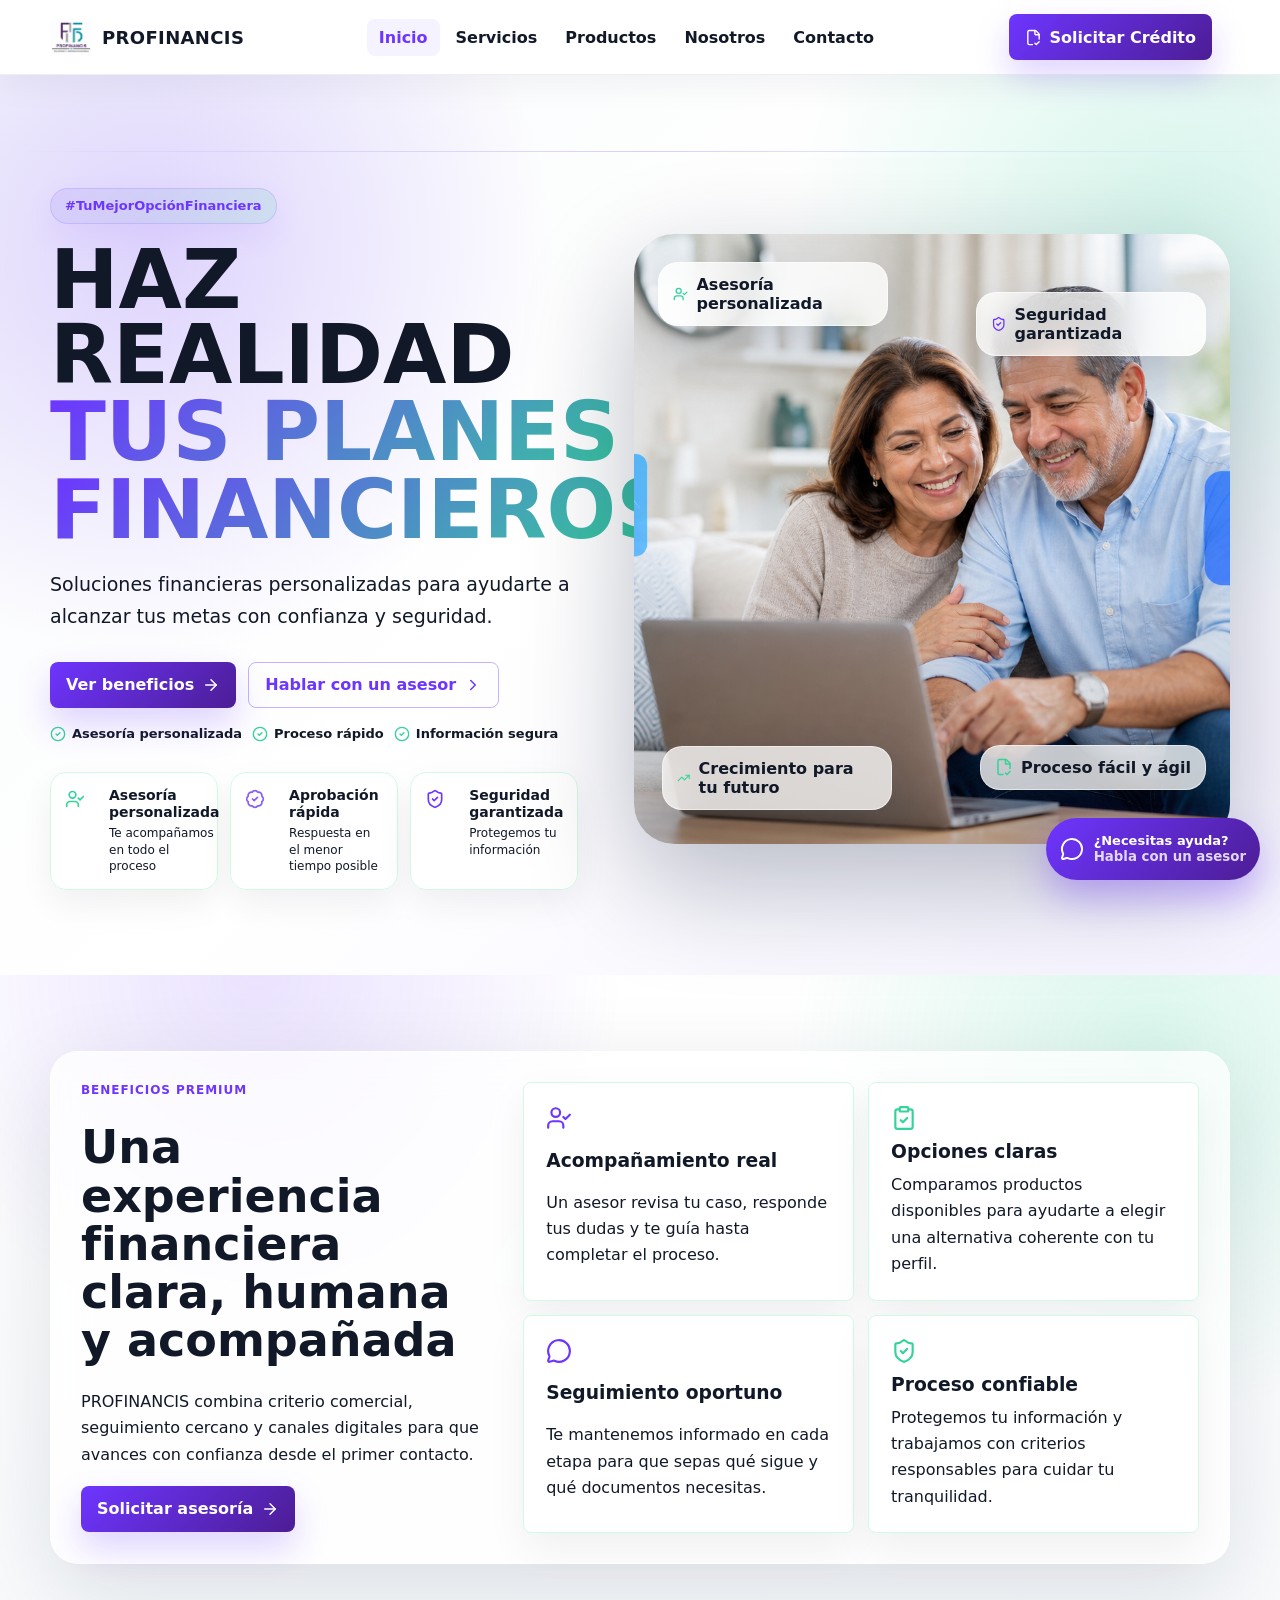
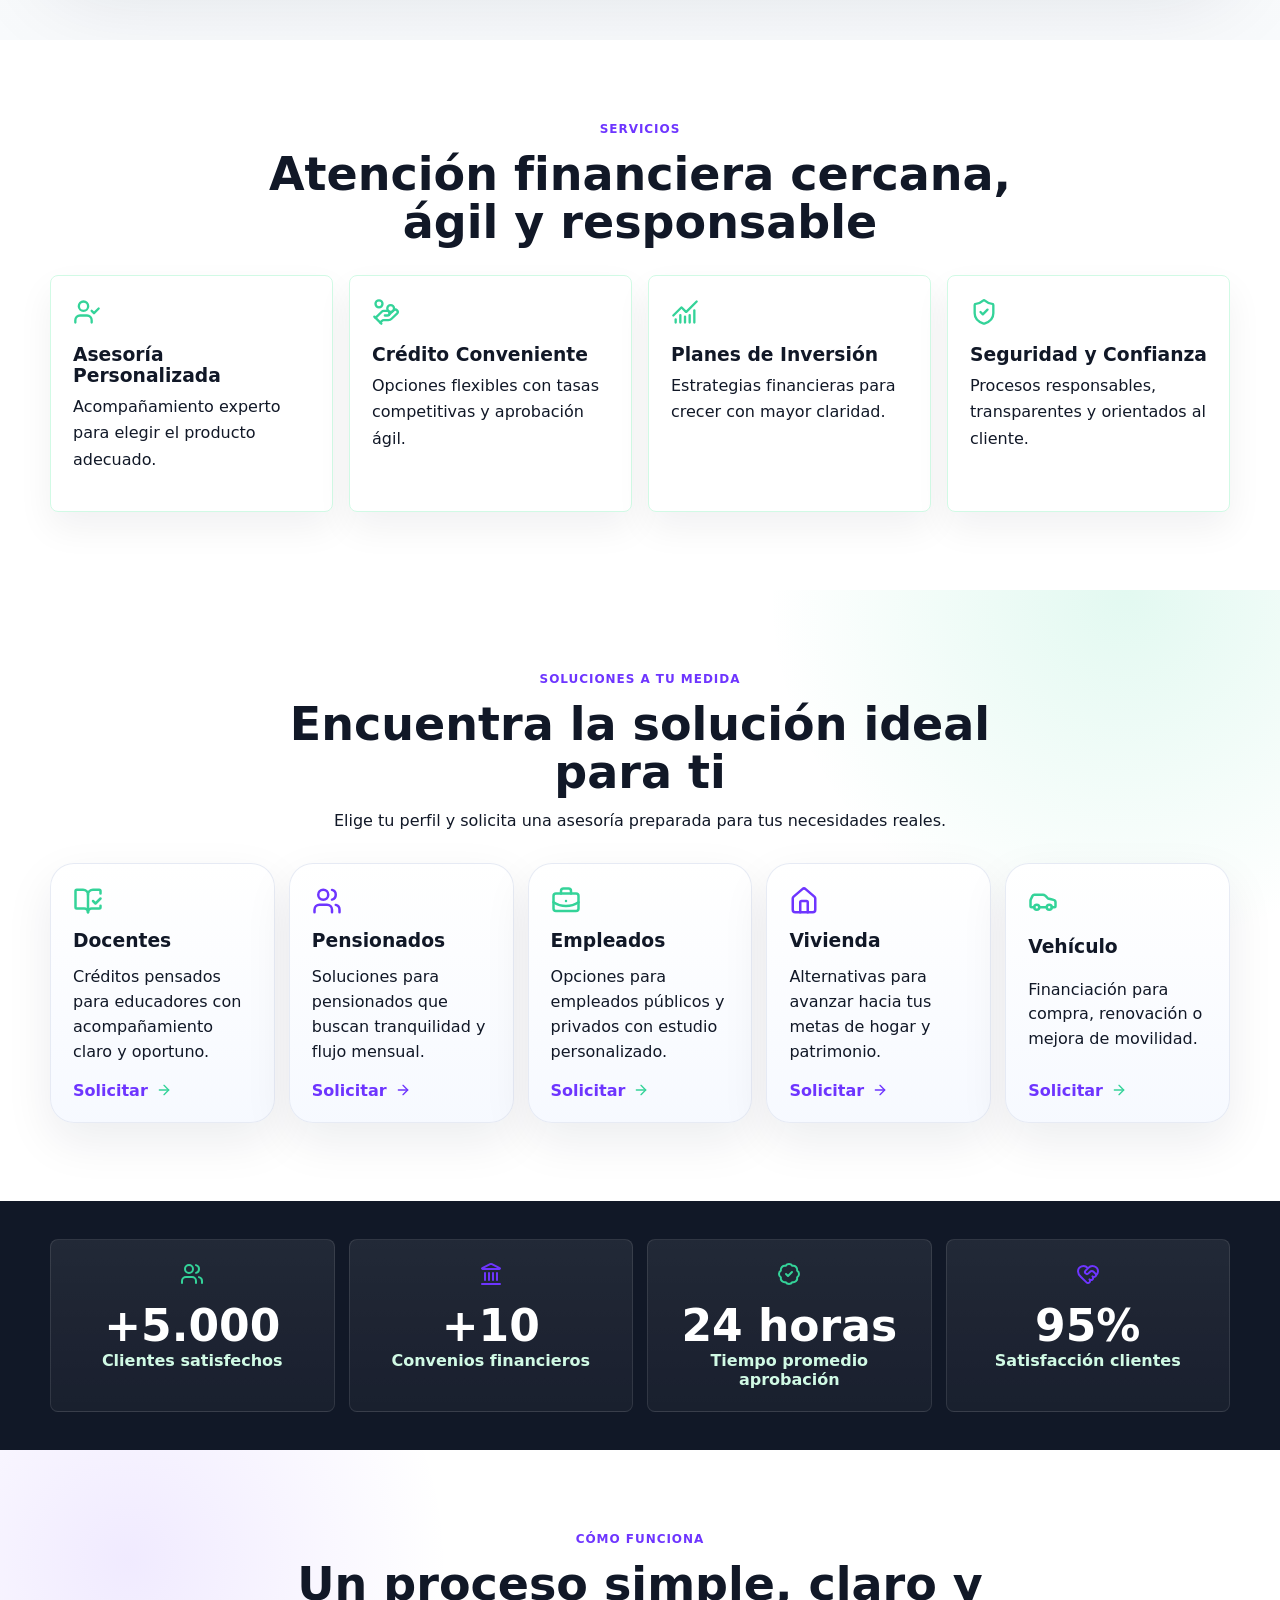
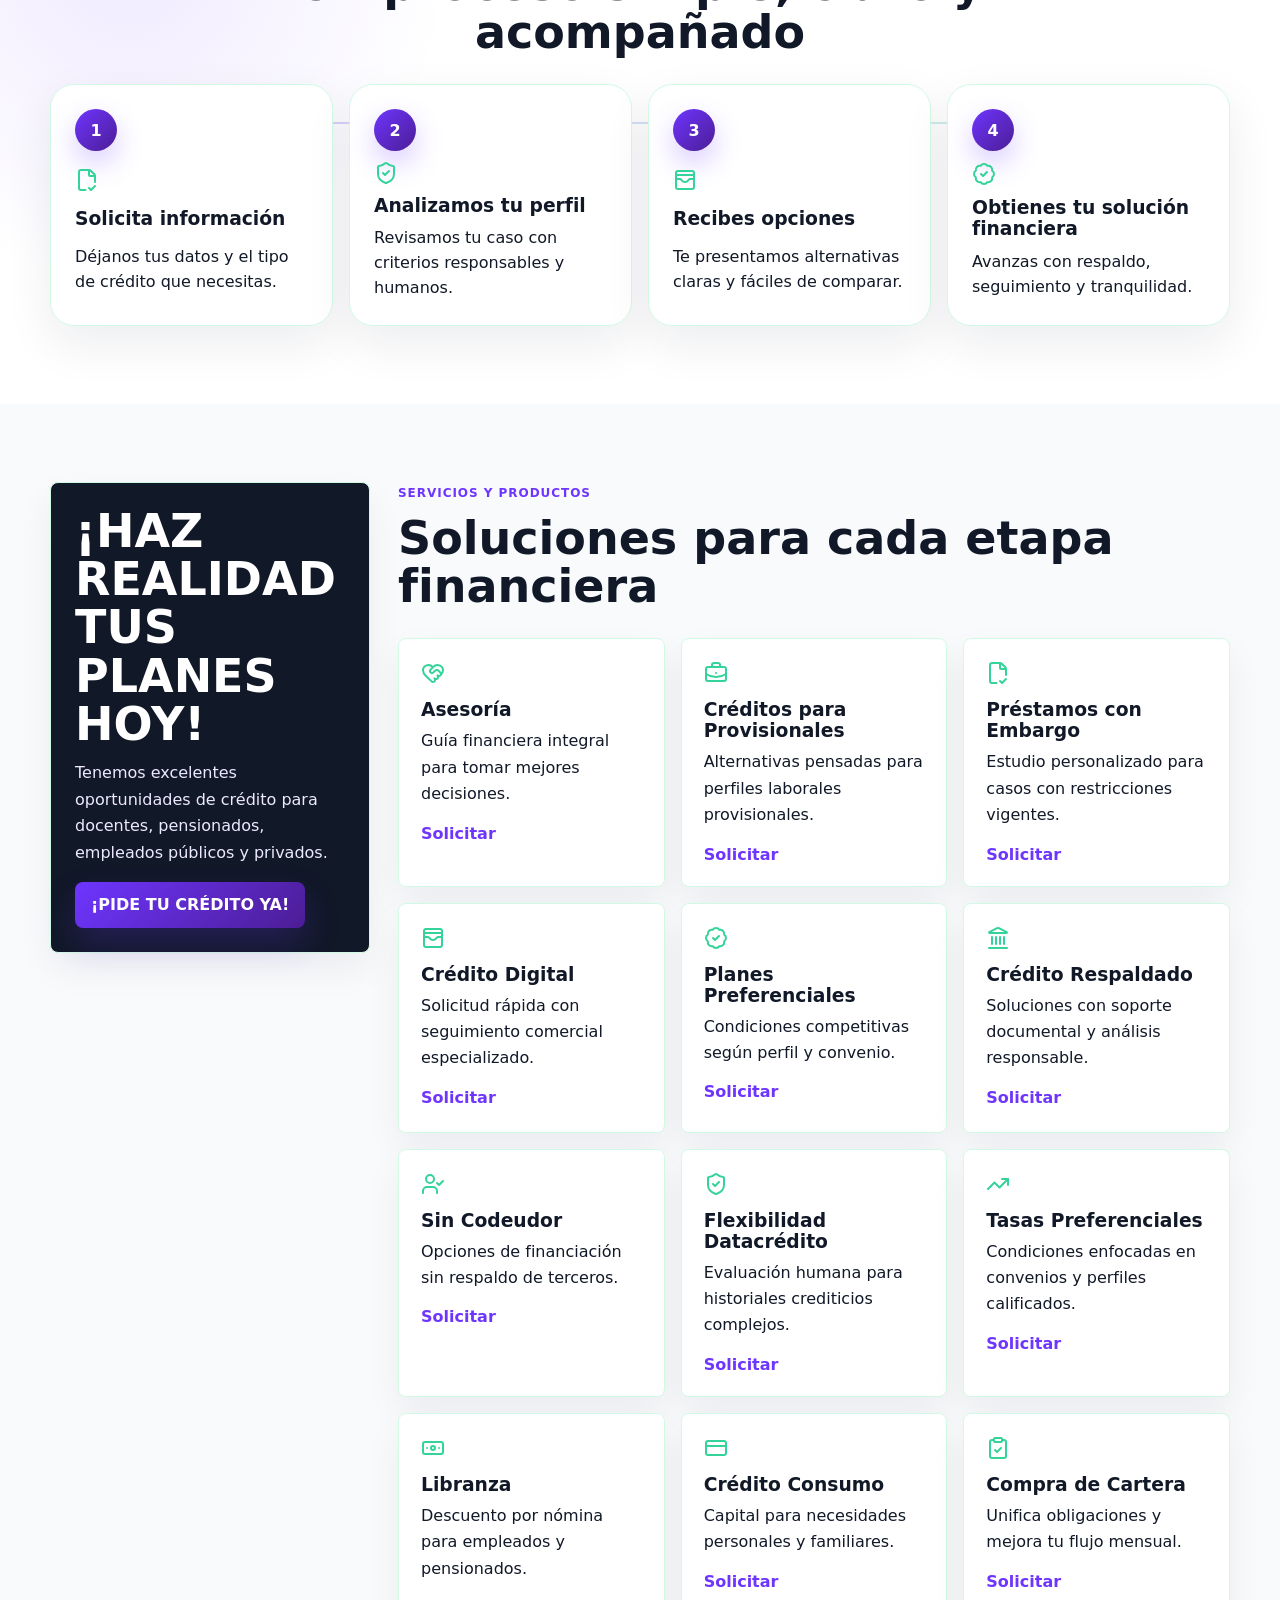
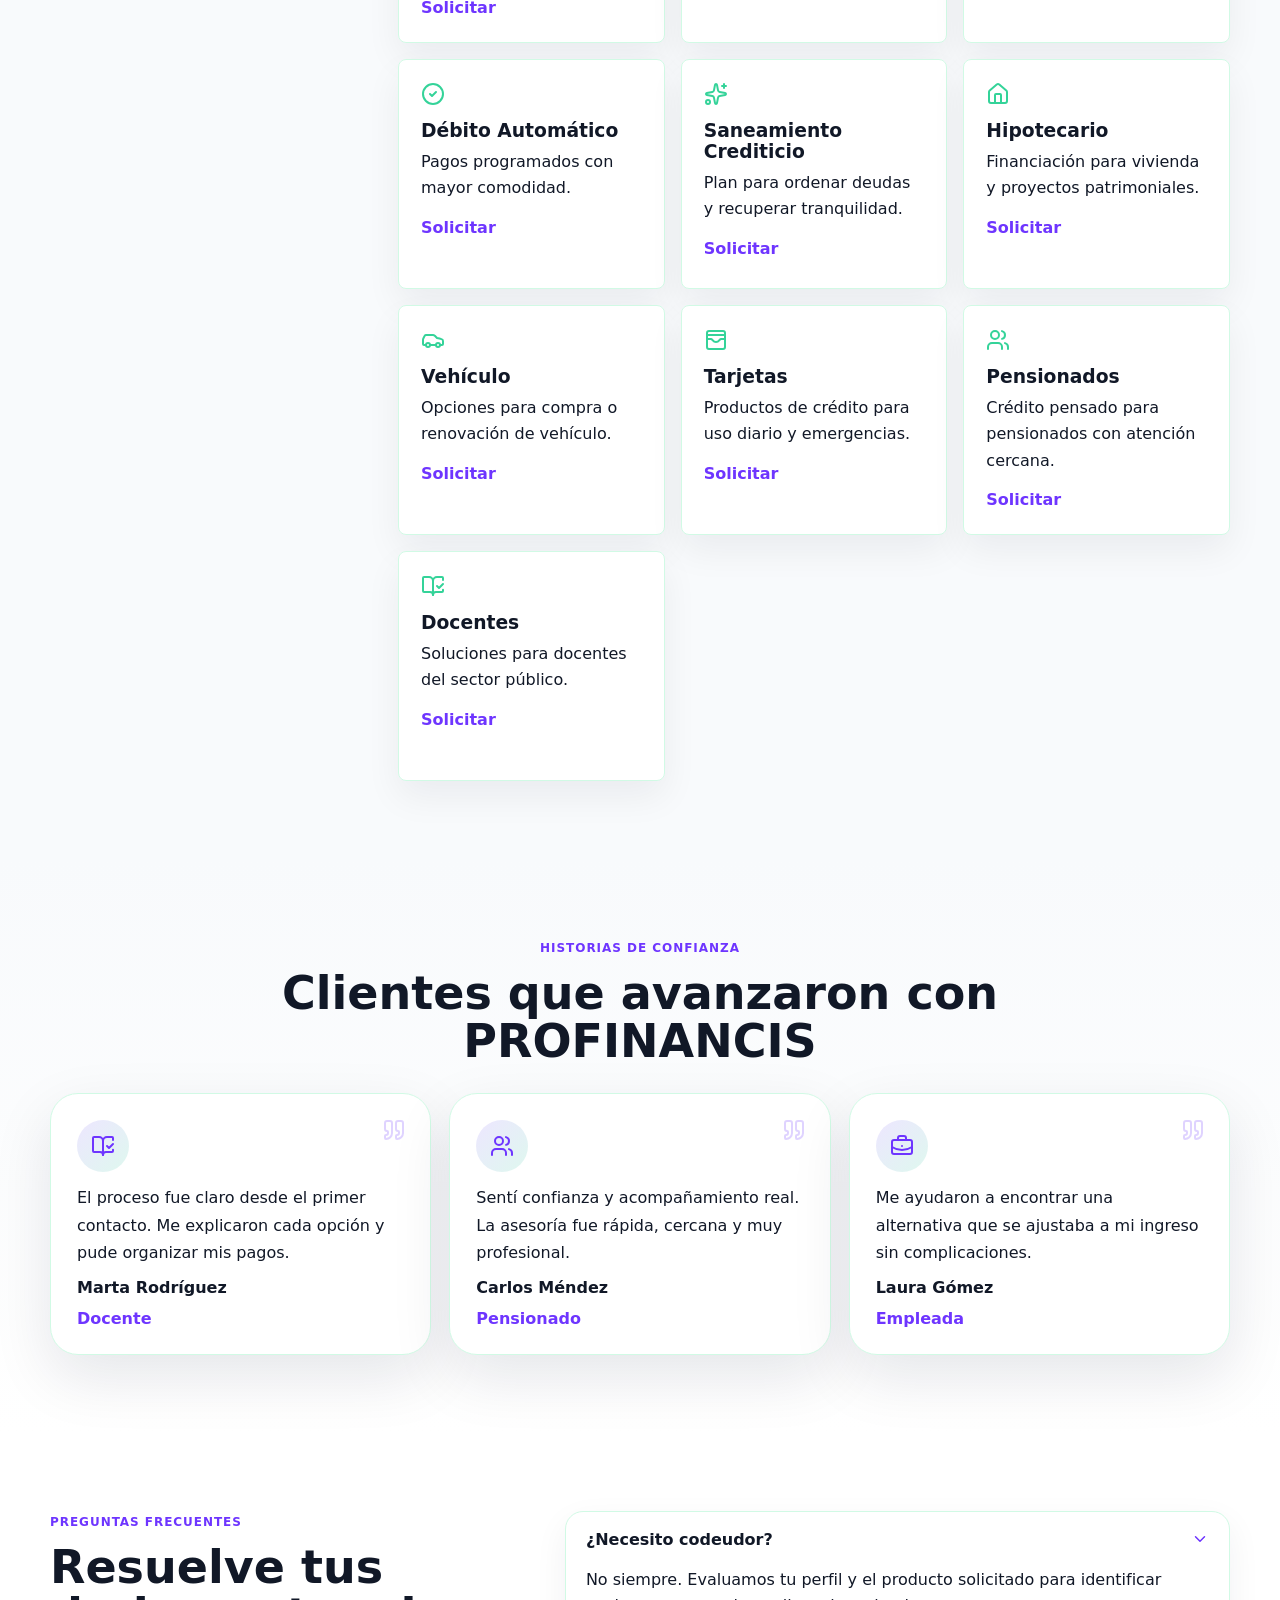
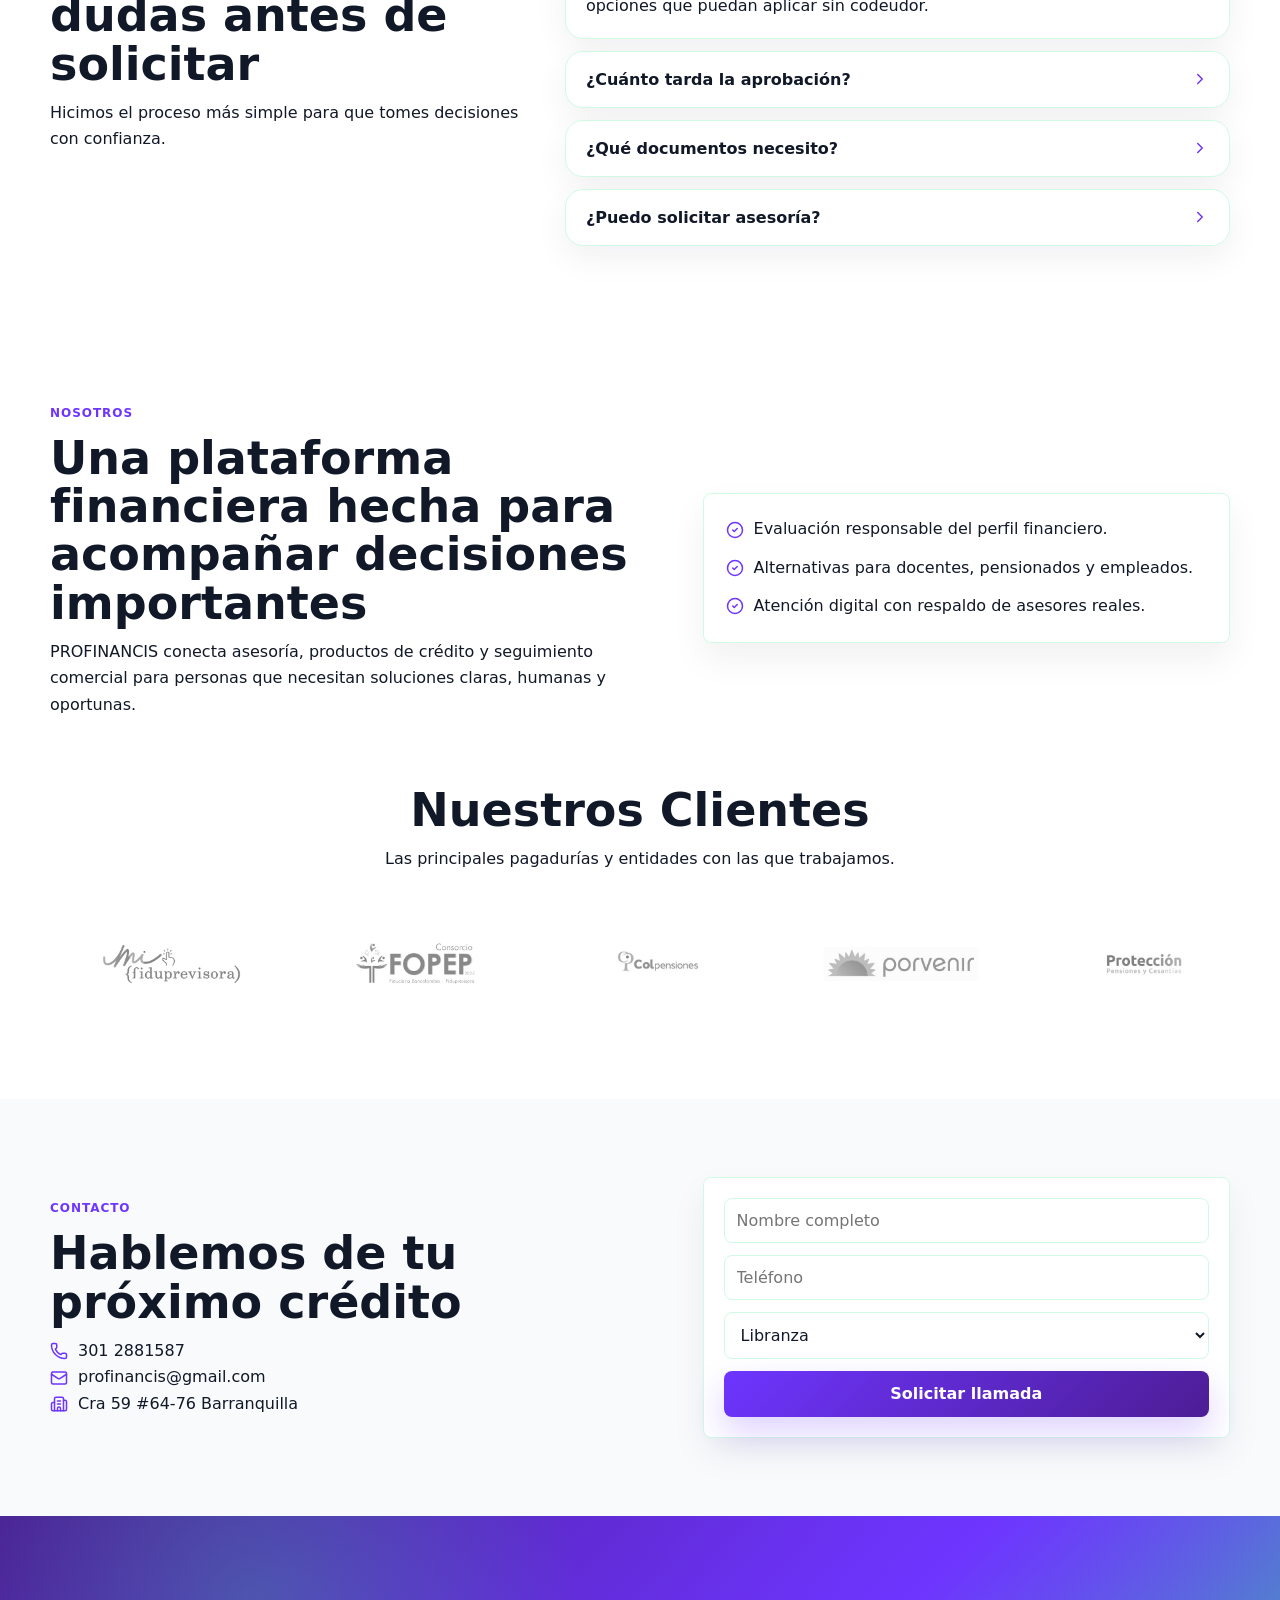
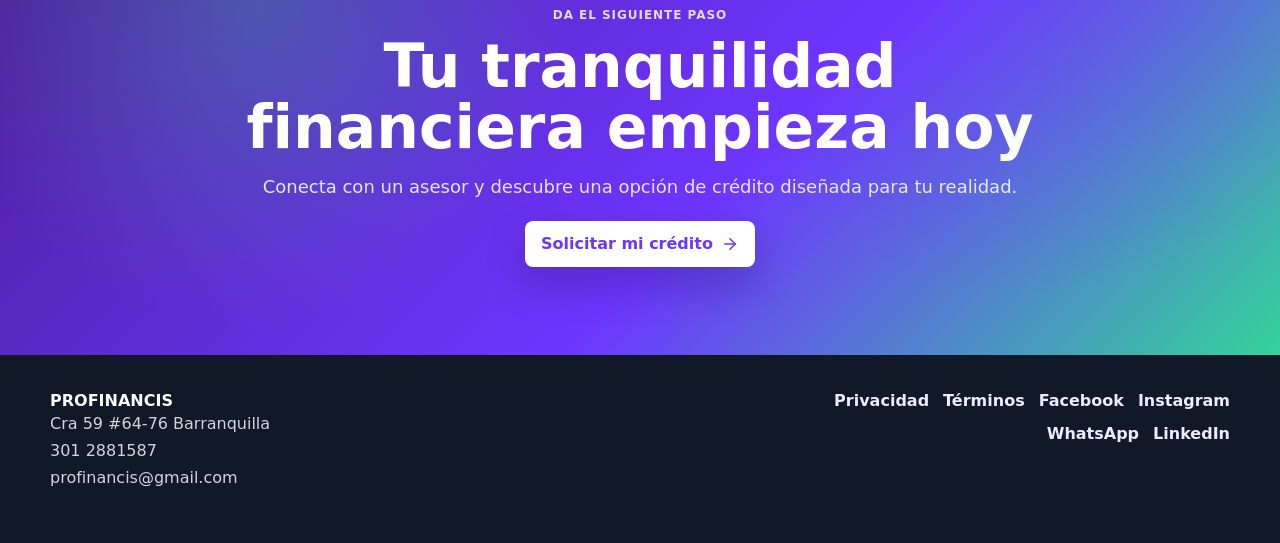
<file: index.html>
<!doctype html>
<html lang="es">
  <head>
    <meta charset="UTF-8" />
    <meta name="viewport" content="width=device-width, initial-scale=1.0" />
    <meta name="description" content="PROFINANCIS ofrece creditos, libranza, soluciones para docentes y pensionados, asesoria financiera y atencion personalizada en Barranquilla." />
    <meta name="theme-color" content="#6E35FF" />
    <meta property="og:title" content="PROFINANCIS | Soluciones financieras personalizadas" />
    <meta property="og:description" content="Haz realidad tus planes financieros con credito, asesoria y acompanamiento especializado." />
    <meta property="og:type" content="website" />
    <meta property="og:url" content="https://profinancis.com/" />
    <meta property="og:image" content="https://profinancis.com/profinancis-logo.png" />
    <meta property="og:site_name" content="PROFINANCIS" />
    <meta name="twitter:card" content="summary_large_image" />
    <meta name="twitter:title" content="PROFINANCIS | Soluciones financieras" />
    <meta name="twitter:description" content="Creditos, libranza y asesoria financiera personalizada para avanzar con confianza." />
    <meta name="twitter:image" content="https://profinancis.com/profinancis-logo.png" />
    <link rel="canonical" href="https://profinancis.com/" />
    <link rel="manifest" href="/manifest.webmanifest" />
    <link rel="apple-touch-icon" href="/profinancis-logo.png" />
    <link rel="icon" type="image/png" href="/profinancis-logo.png" />
    <title>PROFINANCIS | Soluciones financieras</title>
    <script type="module" crossorigin src="/assets/index-B8pmbbPy.js"></script>
    <link rel="stylesheet" crossorigin href="/assets/index-DFXgaShX.css">
  </head>
  <body>
    <div id="root"></div>
  </body>
</html>
</file>
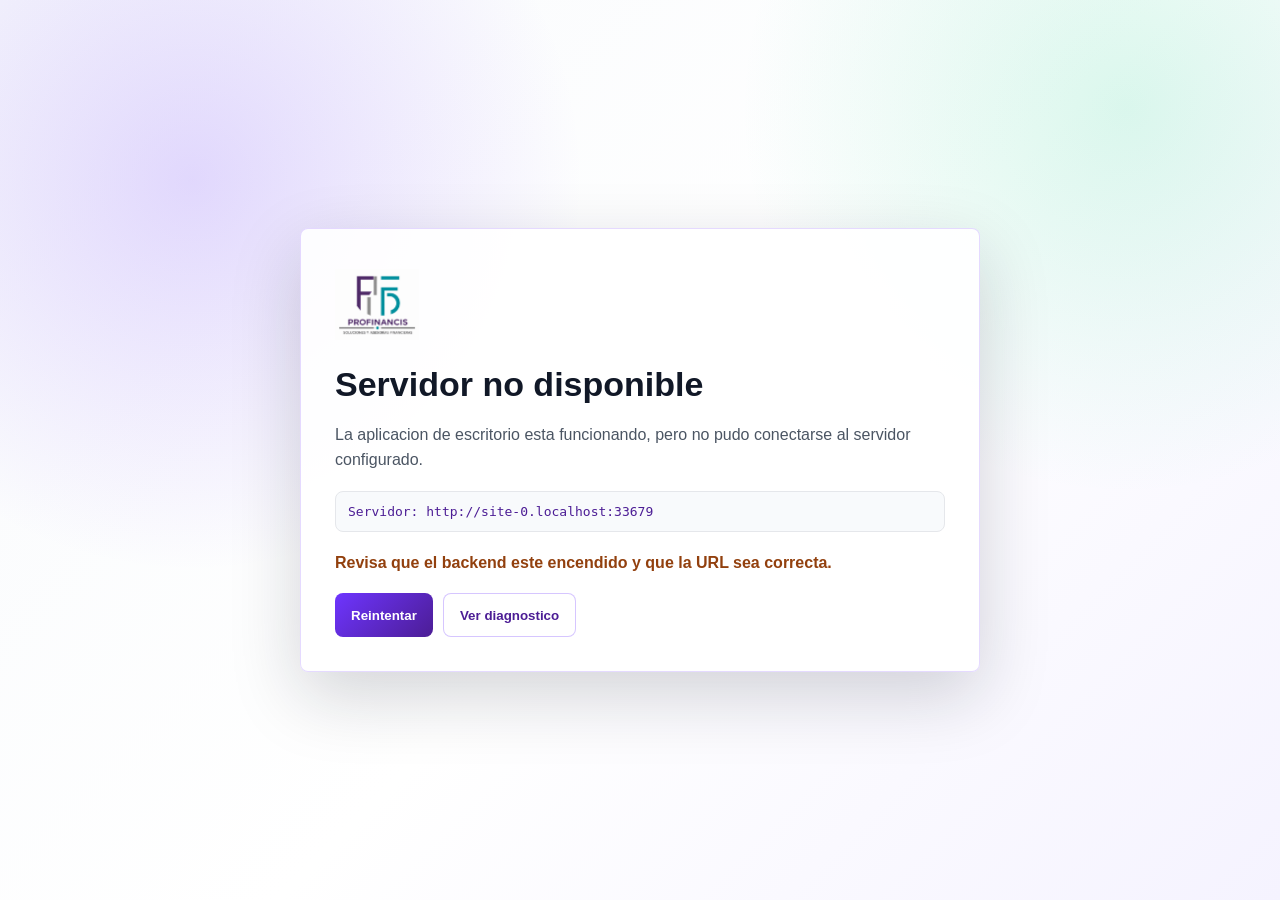
<file: desktop-offline.html>
<!doctype html>
<html lang="es">
  <head>
    <meta charset="UTF-8" />
    <meta name="viewport" content="width=device-width, initial-scale=1.0" />
    <title>PROFINANCIS - Servidor no disponible</title>
    <style>
      :root {
        color-scheme: light;
        --brand: #6e35ff;
        --brand-dark: #4c1d95;
        --mint: #34d399;
        --ink: #111827;
        --muted: #4b5563;
        --line: #e5e7eb;
      }
      * { box-sizing: border-box; }
      body {
        margin: 0;
        min-height: 100vh;
        display: grid;
        place-items: center;
        padding: 28px;
        font-family: Inter, Segoe UI, Arial, sans-serif;
        color: var(--ink);
        background:
          radial-gradient(circle at 15% 20%, rgba(110, 53, 255, .18), transparent 30%),
          radial-gradient(circle at 88% 12%, rgba(52, 211, 153, .18), transparent 28%),
          linear-gradient(135deg, #f8fafc, #ffffff 54%, #f5f3ff);
      }
      main {
        width: min(680px, 100%);
        display: grid;
        gap: 18px;
        padding: 34px;
        border: 1px solid rgba(110, 53, 255, .18);
        border-radius: 8px;
        background: rgba(255,255,255,.9);
        box-shadow: 0 24px 70px rgba(17,24,39,.18);
      }
      img { width: 84px; height: 84px; object-fit: contain; }
      h1 { margin: 0; font-size: 34px; letter-spacing: 0; }
      p { margin: 0; color: var(--muted); line-height: 1.6; }
      code {
        display: block;
        padding: 12px;
        border: 1px solid var(--line);
        border-radius: 8px;
        color: var(--brand-dark);
        background: #f8fafc;
        overflow-wrap: anywhere;
      }
      .actions { display: flex; flex-wrap: wrap; gap: 10px; }
      button {
        min-height: 44px;
        border: 0;
        border-radius: 8px;
        padding: 0 16px;
        color: #fff;
        background: linear-gradient(135deg, var(--brand), var(--brand-dark));
        font-weight: 900;
        cursor: pointer;
      }
      button.secondary {
        color: var(--brand-dark);
        background: #fff;
        border: 1px solid rgba(110, 53, 255, .28);
      }
      .status { color: #92400e; font-weight: 800; }
    </style>
  </head>
  <body>
    <main>
      <img src="/profinancis-logo.png" alt="PROFINANCIS" />
      <h1>Servidor no disponible</h1>
      <p>La aplicacion de escritorio esta funcionando, pero no pudo conectarse al servidor configurado.</p>
      <code id="server">Servidor: verificando...</code>
      <p class="status" id="status">Revisa que el backend este encendido y que la URL sea correcta.</p>
      <div class="actions">
        <button id="retry">Reintentar</button>
        <button class="secondary" id="diagnostics">Ver diagnostico</button>
      </div>
    </main>
    <script>
      let server = localStorage.getItem("pf_server_url") || location.origin;
      const setServer = (value) => {
        server = value || server;
        document.getElementById("server").textContent = `Servidor: ${server}`;
      };
      setServer(server);
      const loadDiagnostics = async () => {
        const tauriCore = window.__TAURI__ && window.__TAURI__.core;
        if (!tauriCore) return;
        try {
          const diagnostics = await tauriCore.invoke("desktop_diagnostics");
          setServer(diagnostics.serverUrl);
          if (diagnostics.lastError) {
            document.getElementById("status").textContent = diagnostics.lastError;
          }
        } catch (_error) {
          setServer(server);
        }
      };
      loadDiagnostics();
      document.getElementById("retry").addEventListener("click", () => {
        location.href = `${server.replace(/\/$/, "")}/dashboard/admin`;
      });
      document.getElementById("diagnostics").addEventListener("click", async () => {
        const status = document.getElementById("status");
        status.textContent = "Probando conexion...";
        try {
          const started = performance.now();
          const response = await fetch(`${server.replace(/\/$/, "")}/health`, { cache: "no-store" });
          const latency = Math.round(performance.now() - started);
          status.textContent = response.ok ? `API online. Latencia: ${latency} ms.` : `API respondio con estado ${response.status}.`;
        } catch (error) {
          status.textContent = "API offline o inaccesible desde este equipo.";
        }
      });
    </script>
  </body>
</html>
</file>
<file: assets/index-DFXgaShX.css>
:root{--bg:#f6f8fb;--panel:#fff;--ink:#111827;--muted:#64748b;--line:#e2e8f0;--brand:#6e35ff;--brand-strong:#4c1d95;--blue:#34d399;--accent:#34d399;--mint:#34d399;--mint-light:#6ee7b7;--mint-soft:#d1fae5;--soft:#f5f3ff;--radius:18px;--radius-sm:12px;--shadow:0 20px 52px #0f172a14;--shadow-soft:0 10px 28px #0f172a0f;--ease-out:cubic-bezier(.16, 1, .3, 1);--ease-standard:cubic-bezier(.2, 0, 0, 1);--motion-fast:.16s;--motion-medium:.26s}*{box-sizing:border-box}html{scroll-behavior:smooth}body{background:radial-gradient(circle at top left, #6e35ff1c, transparent 34%), radial-gradient(circle at top right, #34d3991f, transparent 34%), var(--bg);color:var(--ink);margin:0;font-family:Inter,ui-sans-serif,system-ui,-apple-system,BlinkMacSystemFont,Segoe UI,Arial,Helvetica,sans-serif}button,input,select,textarea{font:inherit}button,.buttonLink{background:linear-gradient(135deg, var(--brand), var(--mint));color:#fff;border-radius:var(--radius-sm);cursor:pointer;transition:transform var(--motion-fast) var(--ease-standard), box-shadow var(--motion-fast) var(--ease-standard), background var(--motion-fast) var(--ease-standard), border-color var(--motion-fast) var(--ease-standard);border:0;align-items:center;gap:8px;padding:11px 16px;font-weight:800;text-decoration:none;display:inline-flex;box-shadow:0 10px 22px #4c1d9529}button:hover,.buttonLink:hover{background:linear-gradient(135deg, var(--brand-strong), var(--brand));transform:translateY(-1px);box-shadow:0 14px 30px #4c1d9533}button:active,.buttonLink:active{transform:translateY(0)scale(.985)}button:disabled{opacity:.55;cursor:not-allowed}.iconButton{border-radius:7px;padding:8px}input,select,textarea{border:1px solid var(--line);border-radius:var(--radius-sm);min-width:0;color:var(--ink);outline-color:var(--brand);transition:border-color var(--motion-fast) var(--ease-standard), box-shadow var(--motion-fast) var(--ease-standard), background var(--motion-fast) var(--ease-standard);background:#fff;padding:12px 13px}input:focus,select:focus,textarea:focus{border-color:#6e35ff8c;box-shadow:0 0 0 4px #6e35ff1a}@keyframes ui-enter{0%{opacity:0;transform:translateY(10px)}to{opacity:1;transform:translateY(0)}}@keyframes ui-scale-in{0%{opacity:0;transform:scale(.985)}to{opacity:1;transform:scale(1)}}@keyframes ui-slide-right{0%{opacity:0;transform:translate(-8px)}to{opacity:1;transform:translate(0)}}@keyframes ui-slide-up{0%{opacity:0;transform:translateY(12px)}to{opacity:1;transform:translateY(0)}}@keyframes ui-pulse-soft{0%,to{box-shadow:0 8px 20px #0f172a0a}50%{box-shadow:0 14px 30px #6e35ff1f}}@keyframes bar-grow{0%{transform:scaleX(0)}to{transform:scaleX(1)}}.checkLine{align-items:center;gap:10px;min-height:42px;font-weight:800;display:flex}.checkLine input{width:auto;min-width:18px;height:18px}h1,h2,h3,h4,p{margin-top:0}h1{font-size:27px;line-height:1.1}h2{margin-bottom:6px}h3{align-items:center;gap:8px;margin-bottom:14px;display:flex}.eyebrow{color:#c4b5fd;text-transform:uppercase;letter-spacing:.08em;margin-bottom:10px;font-size:12px}.login{background:linear-gradient(135deg, #4c1d95f0, #6e35ffeb), var(--brand-strong);color:#fff;place-items:center;min-height:100vh;display:grid}.login section{width:min(420px,100vw - 32px)}.loginLogo{background:#fff;border-radius:10px;width:190px;max-width:70%;margin:0 auto 18px;padding:10px;display:block}.loginBox{color:var(--ink);background:#fff;border-radius:8px;gap:12px;padding:18px;display:grid;box-shadow:0 18px 50px #00000038}.login section,.loginBox{animation:ui-scale-in var(--motion-medium) var(--ease-out) both}.loginBox label{color:var(--muted);gap:6px;display:grid}.accessDenied{background:linear-gradient(135deg,#f8fafc,#f5f3ff);place-items:center;min-height:100vh;padding:24px;display:grid}.accessDeniedBox{text-align:center;border:1px solid var(--line);background:#fff;border-radius:8px;justify-items:center;gap:12px;width:min(520px,100%);padding:34px;display:grid;box-shadow:0 22px 60px #312e8124}.accessDeniedBox strong{color:var(--brand-strong);font-size:74px;line-height:1}.accessDeniedBox p{color:var(--ink);margin-bottom:0;font-size:18px}.accessDeniedBox span{color:var(--muted);margin-bottom:8px;font-weight:800}.accessIllustration{color:#fff;background:linear-gradient(135deg, var(--brand), var(--accent));border-radius:50%;place-items:center;width:120px;height:120px;display:grid;position:relative;box-shadow:0 18px 38px #6e35ff3d}.accessIllustration svg:last-child{background:#4c1d95;border-radius:50%;padding:5px;position:absolute;bottom:18px;right:18px}.layout{grid-template-columns:300px minmax(0,1fr);min-height:100vh;display:grid}.nav{color:#fff;background:radial-gradient(circle at 26% 0,#34d3993d,#0000 26%),linear-gradient(#25105d 0%,#4c1d95 48%,#6e35ff 100%);flex-direction:column;gap:12px;padding:28px 22px;display:flex;box-shadow:14px 0 42px #0f172a1f}.brand{grid-template-columns:64px 1fr;align-items:center;gap:14px;margin-bottom:14px;display:grid}.brand img{object-fit:contain;background:#fff;border-radius:18px;width:64px;height:64px;padding:6px;box-shadow:0 14px 30px #0000002e}.brand h1{margin-bottom:0;font-size:22px}.nav button{color:#f8fafc;min-height:54px;box-shadow:none;background:#ffffff12;border:1px solid #ffffff21;border-radius:16px;justify-content:flex-start;position:relative;overflow:hidden}.nav button svg{transition:transform var(--motion-fast) var(--ease-standard)}.nav button:hover{box-shadow:none;background:#ffffff24;transform:translate(2px)}.nav button:hover svg{transform:scale(1.05)}.nav button.active:before{content:"";width:3px;animation:ui-slide-right var(--motion-fast) var(--ease-out) both;background:#d1fae5;border-radius:999px;position:absolute;inset:10px auto 10px 8px}.navLink{color:#ede9fe;border:1px solid #ffffff2e;border-radius:16px;padding:13px 15px;font-weight:800;text-decoration:none}.nav button.active{background:linear-gradient(135deg,#7c3aed,#6e35ff 52%,#34d399);border-color:#ffffff47;box-shadow:0 14px 34px #1209403d}.session{color:#ede9fe;margin-top:auto;font-size:13px;line-height:1.5}.workspace{gap:32px;min-width:0;padding:28px clamp(24px,3vw,44px);display:grid;overflow-x:hidden}.workspace>*{animation:ui-enter var(--motion-medium) var(--ease-out) both}.top,.sectionHead{justify-content:space-between;align-items:center;gap:14px;display:flex}.top h2{letter-spacing:-.02em;margin-bottom:8px;font-size:30px}.top p{color:var(--muted);margin-bottom:0;font-size:16px}.topActions{flex-wrap:wrap;gap:12px;display:flex}.actions{flex-wrap:wrap;gap:8px;display:flex}.notificationBell{position:relative}.bellButton{width:44px;height:44px;position:relative}.bellButton b{color:#fff;background:#ef4444;border-radius:999px;place-items:center;min-width:21px;height:21px;padding:0 6px;font-size:11px;display:grid;position:absolute;top:-5px;right:-5px}.notificationPanel{z-index:25;border:1px solid var(--line);background:#fff;border-radius:8px;gap:14px;width:min(380px,100vw - 36px);max-height:min(680px,100vh - 120px);padding:18px;display:grid;position:absolute;top:calc(100% + 10px);right:0;overflow:auto;box-shadow:0 22px 70px #1e293b38}.notificationPanel h3{margin:0}.notificationPanel div{gap:7px;display:grid}.notificationPanel div>strong{color:var(--muted);text-transform:uppercase;letter-spacing:.04em;font-size:12px}.notificationPanel div>button{min-height:0;color:var(--ink);border:1px solid var(--line);box-shadow:none;background:#f8fafc;border-radius:8px;justify-items:start;gap:3px;padding:10px;display:grid}.toastStack{z-index:40;gap:12px;width:min(360px,100vw - 32px);display:grid;position:fixed;bottom:22px;right:22px}.toastCard{animation:ui-slide-up var(--motion-medium) var(--ease-out) both;background:#fff;border:1px solid #34d3996b;border-radius:8px;gap:6px;padding:16px;display:grid;position:relative;box-shadow:0 18px 54px #0f172a38}.toastCard .iconButton{position:absolute;top:8px;right:8px}.toastCard strong{color:var(--brand-strong)}.toastCard small{color:var(--muted)}.stats{grid-template-columns:repeat(7,minmax(110px,1fr));gap:16px;display:grid}.stat,.panel{border:1px solid var(--line);border-radius:var(--radius);box-shadow:var(--shadow-soft);min-width:0;animation:ui-enter var(--motion-medium) var(--ease-out) both;transition:transform var(--motion-medium) var(--ease-standard), box-shadow var(--motion-medium) var(--ease-standard), border-color var(--motion-medium) var(--ease-standard), background var(--motion-medium) var(--ease-standard);background:#ffffffeb}.stat{padding:22px}.stat:hover,.panel:hover{border-color:#6e35ff33;transform:translateY(-2px);box-shadow:0 18px 44px #4c1d951c}.stat span{color:var(--muted);text-transform:uppercase;letter-spacing:.04em;margin-bottom:10px;font-size:12px;font-weight:800;display:block}.stat strong{color:var(--brand-strong);letter-spacing:-.02em;transition:color var(--motion-fast) var(--ease-standard), opacity var(--motion-fast) var(--ease-standard);font-size:27px}.panel{padding:32px}.grid.two{grid-template-columns:minmax(0,1.2fr) minmax(0,.8fr);gap:28px;min-width:0;display:grid}.formGrid{grid-template-columns:repeat(3,minmax(0,1fr));gap:16px;display:grid}.clientEditForm{gap:18px;display:grid}.clientEditForm>h3{align-items:center;gap:8px;margin:0;display:flex}.clientEditForm .panel{padding:20px}.clientEditForm textarea{resize:vertical;width:100%}.clientEditForm .topActions{justify-content:flex-end}.inlineForm,.broadcast{grid-template-columns:1fr auto;align-items:center;gap:10px;display:grid}.broadcast{grid-template-columns:1fr 1fr auto}.importForm{grid-template-columns:repeat(2,minmax(0,1fr));gap:10px;display:grid}.importForm input[type=file],.importForm details,.importForm button{grid-column:1/-1}.importForm summary{cursor:pointer;color:var(--brand-strong);margin-bottom:10px;font-weight:700}.importWizard .stat strong{overflow-wrap:anywhere;font-size:18px}.importGrid{align-items:start}.mappingGrid,.filterGrid{grid-template-columns:repeat(2,minmax(0,1fr));gap:12px;display:grid}.mappingGrid label{color:var(--muted);gap:6px;font-size:13px;font-weight:800;display:grid}.filterGrid{grid-template-columns:repeat(2,minmax(0,1fr));margin:12px 0 16px}.compact{font-size:13px}.compactStats{grid-template-columns:repeat(3,minmax(90px,1fr));margin:12px 0}.preview{background:var(--soft);border:1px solid var(--line);border-radius:8px;margin-top:16px;padding:16px}.buttonPreview{width:100%;color:var(--brand);text-align:center;border-top:1px solid #e5e7eb;margin-top:8px;padding:10px 12px;font-weight:800;display:block}.interactivePreview{overflow:hidden}.interactivePreview img{object-fit:cover;border-radius:6px;width:100%;max-height:280px;margin:10px 0;display:block}.interactivePreview small{color:var(--muted);margin:8px 0;display:block}.miniList{gap:10px;max-height:430px;display:grid;overflow:auto}.miniList label{border-bottom:1px solid var(--line);align-items:center;gap:10px;padding-bottom:10px;display:flex}.conversationSuite{border:1px solid var(--line);min-height:calc(100vh - 170px);box-shadow:var(--shadow);animation:ui-scale-in var(--motion-medium) var(--ease-out) both;background:#fff;border-radius:24px;grid-template-columns:minmax(340px,.86fr) minmax(600px,1.65fr) minmax(360px,.9fr);gap:0;display:grid;overflow:hidden}.conversationListPanel,.chatPanel,.crmSidePanel{min-width:0;min-height:0}.conversationListPanel{border-right:1px solid var(--line);background:linear-gradient(#fff,#f8fafc);grid-template-rows:auto auto auto 1fr;gap:12px;padding:16px;display:grid}.conversationListHeader{justify-content:space-between;align-items:center;display:flex}.conversationListHeader h3{letter-spacing:-.01em;margin:0;font-size:20px}.conversationListHeader span,.conversationSide b{min-width:30px;color:var(--brand-strong);text-align:center;background:#ecfdf5;border-radius:999px;padding:5px 10px;font-size:12px;font-weight:900}.searchBox{border:1px solid var(--line);background:#fff;border-radius:16px;grid-template-columns:auto 1fr;align-items:center;gap:10px;min-height:40px;padding:9px 12px;display:grid;box-shadow:0 8px 20px #0f172a0a}.searchBox input{background:0 0;border:0;outline:0;padding:0}.conversationFilters{grid-template-columns:repeat(4,1fr);gap:8px;display:grid}.conversationFilters button{min-height:32px;color:var(--brand-strong);border:1px solid var(--line);box-shadow:none;background:#fff;border-radius:999px;justify-content:center;padding:6px 9px}.conversationFilters button.active{background:linear-gradient(135deg, var(--brand), var(--mint));color:#fff}.conversationList{align-content:start;gap:8px;padding:2px 6px 2px 2px;display:grid;overflow:auto}.conversationItem{width:100%;min-height:72px;color:var(--ink);border:1px solid var(--line);text-align:left;animation:ui-enter var(--motion-medium) var(--ease-out) both;transition:transform var(--motion-medium) var(--ease-standard), border-color var(--motion-medium) var(--ease-standard), background var(--motion-medium) var(--ease-standard), box-shadow var(--motion-medium) var(--ease-standard);background:#fff;border-radius:14px;grid-template-columns:auto 1fr auto;gap:11px;padding:10px 12px;display:grid;position:relative;box-shadow:0 4px 14px #0f172a0a}.conversationItem:hover,.conversationItem.active{color:var(--ink);background:#fbfaff;border-color:#6e35ff57;transform:translateY(-1px);box-shadow:0 10px 22px #4c1d9514}.conversationItem.active:before{content:"";background:linear-gradient(180deg, var(--brand), var(--accent));border-radius:999px;width:3px;position:absolute;inset:12px auto 12px 8px}.avatar{background:linear-gradient(135deg, var(--brand), var(--mint));color:#fff;border-radius:50%;place-items:center;width:42px;height:42px;font-weight:900;display:inline-grid;box-shadow:0 10px 22px #4c1d952e}.avatar.large{width:42px;height:42px}.avatar.xlarge{width:68px;height:68px;font-size:20px}.conversationMeta{gap:3px;min-width:0;display:grid}.conversationMeta strong,.conversationMeta small{text-overflow:ellipsis;white-space:nowrap;overflow:hidden}.conversationMeta strong{font-size:15px}.conversationMeta small{color:#475569;font-size:13px}.conversationMeta em{color:var(--brand-strong);background:#f5f3ff;border-radius:999px;justify-self:start;padding:2px 8px;font-size:10px;font-style:normal;font-weight:900}.conversationSide{color:var(--muted);align-content:start;justify-items:end;gap:6px;font-size:11px;display:grid}.chatPanel{background:#eef2f7;grid-template-rows:auto 1fr auto;display:grid}.chatHeader{border-bottom:1px solid var(--line);background:#fffffff5;grid-template-columns:auto minmax(130px,1fr) minmax(230px,auto);align-items:center;gap:12px;min-height:64px;padding:10px 16px;display:grid}.chatHeader h3,.chatHeader p{margin:0}.chatHeader h3{letter-spacing:-.01em;font-size:18px}.chatHeader p{color:var(--muted);margin-top:2px;font-size:12px}.chatHeaderActions{justify-content:flex-end;align-items:center;gap:8px;min-width:0;display:flex}.chatHeaderActions select{width:142px;min-height:38px;padding:8px 10px}.chatHeaderActions button{white-space:nowrap;min-height:38px;padding:8px 11px}.chatMessages{scroll-behavior:smooth;background:radial-gradient(circle at 20% 18%,#6e35ff0e,#0000 28%),radial-gradient(circle at 82% 8%,#34d39914,#0000 24%),linear-gradient(#f8fafc,#eef2f7);align-content:start;gap:4px;padding:14px 22px;display:grid;overflow:auto}.chatBubble{border:1px solid var(--line);width:-moz-fit-content;width:fit-content;max-width:min(68%,620px);animation:messageIn var(--motion-fast) var(--ease-out) both;transition:transform var(--motion-fast) var(--ease-standard), box-shadow var(--motion-fast) var(--ease-standard);border-radius:8px;padding:6px 9px 5px;box-shadow:0 3px 8px #1118270b}.chatBubble:hover{transform:translateY(-1px);box-shadow:0 8px 18px #11182712}.chatBubble p{white-space:pre-wrap;overflow-wrap:anywhere;margin:0;font-size:14px;line-height:1.35}.chatBubble small{color:#64748b;text-align:right;margin-top:2px;font-size:10px;line-height:1.2;display:block}.chatBubble.inbound{background:#fff;border-top-left-radius:2px;justify-self:start}.chatBubble.outbound{background:#dcfce7;border-color:#bbf7d0;border-top-right-radius:2px;justify-self:end}@keyframes messageIn{0%{opacity:0;transform:translateY(7px)scale(.992)}to{opacity:1;transform:translateY(0)scale(1)}}.chatComposer{border-top:1px solid var(--line);background:#fff;gap:8px;padding:10px 14px;display:grid}.composerTools{align-items:center;gap:7px;display:flex;overflow-x:auto}.composerTools button{border-radius:10px;justify-content:center;width:34px;height:34px;padding:0}.attachmentNotice{color:var(--brand-strong);font-weight:800}.composerForm{grid-template-columns:1fr auto;gap:8px;display:grid}.composerForm input{border-radius:999px;min-height:42px;padding-inline:16px}.crmSidePanel{border-left:1px solid var(--line);background:linear-gradient(#fff,#f8fafc);align-content:start;gap:12px;padding:14px;display:grid;overflow:auto}.crmProfile{border:1px solid var(--line);text-align:center;animation:ui-enter var(--motion-medium) var(--ease-out) both;background:#fff;border-radius:16px;justify-items:center;gap:6px;padding:14px;display:grid;box-shadow:0 8px 20px #0f172a0b}.crmProfile h3,.crmProfile p{margin:0}.crmProfile h3{font-size:18px}.crmProfile p{color:var(--muted);font-size:13px}.crmSection{border:1px solid var(--line);animation:ui-enter var(--motion-medium) var(--ease-out) both;transition:transform var(--motion-fast) var(--ease-standard), box-shadow var(--motion-fast) var(--ease-standard);background:#fff;border-radius:16px;gap:10px;padding:14px;display:grid;box-shadow:0 8px 20px #0f172a0a}.crmSection:hover{transform:translateY(-1px);box-shadow:0 14px 28px #4c1d9514}.crmSection h4{color:var(--brand-strong);letter-spacing:.02em;text-transform:uppercase;margin:0;font-size:13px;font-weight:950}.crmFacts{grid-template-columns:repeat(2,minmax(0,1fr));gap:8px;display:grid}.crmFacts span{border:1px solid var(--line);min-height:58px;color:var(--muted);box-shadow:none;background:#f8fafc;border-radius:12px;gap:4px;padding:9px 10px;font-size:11px;font-weight:800;display:grid}.crmFacts strong{color:var(--ink);overflow-wrap:anywhere;font-size:13px;line-height:1.2}.compactCrmFacts{grid-template-columns:repeat(2,minmax(0,1fr))}.quickActions{grid-template-columns:repeat(2,minmax(0,1fr));gap:8px;display:grid}.quickActions button{text-align:center;border-radius:12px;justify-content:center;min-height:42px;padding:9px;font-size:12px}.crmBlocks{gap:8px;display:grid}.crmBlocks details{border:1px solid var(--line);box-shadow:none;background:#f8fafc;border-radius:12px;padding:10px 12px}.crmBlocks summary{cursor:pointer;color:var(--brand-strong);font-size:13px;font-weight:900}.crmBlocks ul{margin:8px 0 0;padding-left:18px}.crmBlocks textarea{resize:vertical;width:100%;min-height:74px;margin-top:10px}.reply{grid-template-columns:1fr auto;gap:12px;margin-top:14px;display:grid}pre{white-space:pre-wrap;border:1px solid var(--line);background:#f8f7ff;border-radius:16px;max-height:420px;padding:16px;overflow:auto}.tableWrap{border:1px solid var(--line);border-radius:18px;overflow:auto}table{border-collapse:collapse;width:100%;min-width:760px}th,td{text-align:left;border-bottom:1px solid var(--line);padding:13px 14px;font-size:14px}th{color:#373062;background:#eef2ff}tbody tr{animation:ui-enter var(--motion-medium) var(--ease-out) both;transition:background var(--motion-fast) var(--ease-standard), transform var(--motion-fast) var(--ease-standard)}tr:hover td{background:#f8f7ff}tbody tr:hover{transform:translate(1px)}.kanban{grid-template-columns:repeat(5,minmax(260px,1fr));gap:18px;padding-bottom:12px;display:grid;overflow-x:auto}.kanbanCol{border:1px solid var(--line);min-height:240px;transition:border-color var(--motion-fast) var(--ease-standard), box-shadow var(--motion-fast) var(--ease-standard), transform var(--motion-fast) var(--ease-standard);background:linear-gradient(#fff,#f8fafc);border-radius:20px;padding:18px;box-shadow:0 10px 26px #0f172a0d}.kanbanCol h4{color:#373062;justify-content:space-between;align-items:center;gap:10px;margin-bottom:16px;font-size:14px;display:flex}.kanbanCol.dropReady,.funnelCol.dropReady{border-color:var(--accent);transform:translateY(-1px);box-shadow:inset 0 0 0 2px #34d39952,0 18px 38px #34d3991f}.leadCard{border:1px solid var(--line);border-left:4px solid var(--accent);cursor:grab;background:#fff;border-radius:16px;margin-bottom:12px;padding:15px;transition:transform .18s,opacity .18s,box-shadow .18s;box-shadow:0 8px 20px #0f172a0a}.leadCard:hover{transform:translateY(-2px);box-shadow:0 14px 30px #4c1d951a}.leadCard.dragging,.funnelCard.dragging{opacity:.72;transform:scale(.985)rotate(.45deg);box-shadow:0 22px 44px #4c1d9529}.leadCard.saving,.funnelCard.saving{cursor:wait;box-shadow:0 10px 24px #4c1d9524}.leadCard small{color:var(--muted);margin-top:4px;display:block}.funnelView{gap:24px;display:grid}.funnelKanban{grid-template-columns:repeat(10,minmax(280px,1fr));gap:18px;padding-bottom:12px;display:grid;overflow-x:auto}.funnelCol{border:1px solid var(--line);min-height:420px;transition:border-color var(--motion-fast) var(--ease-standard), box-shadow var(--motion-fast) var(--ease-standard), transform var(--motion-fast) var(--ease-standard);background:linear-gradient(#fff,#f8fafc);border-radius:20px;padding:18px;box-shadow:0 10px 26px #0f172a0d}.funnelCol h4{color:#373062;justify-content:space-between;align-items:center;gap:8px;min-height:38px;margin-bottom:16px;font-size:14px;display:flex}.funnelCol h4 span{border:1px solid var(--line);background:#fff;border-radius:999px;padding:2px 8px}.funnelCard{text-align:left;width:100%;color:var(--ink);border:1px solid var(--line);border-left:4px solid var(--accent);cursor:grab;background:#fff;border-radius:16px;gap:5px;margin-bottom:12px;padding:15px;transition:transform .18s,opacity .18s,box-shadow .18s,border-color .18s;display:grid;box-shadow:0 8px 20px #0f172a0a}.funnelCard:hover{color:var(--ink);background:#fbfaff;transform:translateY(-1px);box-shadow:0 14px 30px #4c1d9517}.funnelCard strong{font-size:15px}.funnelCard small,.funnelCard span{color:var(--muted);font-size:13px;line-height:1.35}.funnelCard em{color:var(--brand-strong);background:#ede9fe;border-radius:999px;justify-self:start;padding:5px 10px;font-size:11px;font-style:normal;font-weight:900}.savingPill{color:#047857;background:#ecfdf5;border-radius:999px;justify-self:start;align-items:center;gap:5px;padding:4px 8px;font-size:11px;font-weight:900;display:inline-flex}.mapCanvas{z-index:1;opacity:0;background:#eef2ff;width:100%;height:720px;min-height:720px;transition:opacity .35s;position:relative;overflow:hidden}.miniProgress{border:1px solid var(--line);background:#eef2ff;border-radius:999px;width:100%;height:8px;margin-top:6px;display:block;overflow:hidden}.miniProgress i{background:linear-gradient(135deg, var(--mint), var(--brand));transform-origin:0;height:100%;animation:bar-grow var(--motion-medium) var(--ease-out) both;display:block}.list{gap:8px;margin:12px 0 0;padding:0;list-style:none;display:grid}.list li{border-bottom:1px solid var(--line);color:#435257;animation:ui-enter var(--motion-medium) var(--ease-out) both;padding-bottom:8px}.profile strong{font-size:18px}.stateBox,.emptyState,.formStatus{border:1px solid var(--line);color:var(--muted);animation:ui-enter var(--motion-medium) var(--ease-out) both;background:#fff;border-radius:8px;align-items:center;gap:8px;padding:14px;display:flex;position:relative;overflow:hidden}.stateBox:after{content:"";animation:skeleton-sweep 1.4s var(--ease-standard) infinite;background:linear-gradient(90deg,#0000,#6e35ff12,#0000);position:absolute;inset:0;transform:translate(-100%)}.errorBox{color:#4c1d95;background:#f5f3ff;border-color:#8b5cf6}.spin{animation:.85s linear infinite spin}@keyframes spin{to{transform:rotate(360deg)}}@keyframes skeleton-sweep{to{transform:translate(100%)}}.badge{border:1px solid var(--line);color:#373062;background:#eef2ff;border-radius:999px;align-items:center;padding:4px 8px;font-size:12px;font-weight:700;display:inline-flex}.badge.ok{color:#111827;background:#d1fae5;border-color:#6ee7b7}.badge.warn{color:#4c1d95;background:#f5f3ff;border-color:#8b5cf6}.pager{justify-content:flex-end;align-items:center;gap:10px;margin-top:12px;display:flex}.barRow{grid-template-columns:minmax(130px,1fr) 2fr auto;align-items:center;gap:10px;margin-bottom:10px;display:grid}.barRow div{border:1px solid var(--line);background:#eef2ff;border-radius:999px;height:12px;overflow:hidden}.barRow i{background:linear-gradient(135deg, var(--brand), var(--accent));transform-origin:0;height:100%;animation:bar-grow var(--motion-medium) var(--ease-out) both;display:block}.modalBackdrop{z-index:30;animation:ui-scale-in var(--motion-fast) var(--ease-out) both;background:#0f172a6b;place-items:center;padding:18px;display:grid;position:fixed;inset:0}.modal{border:1px solid var(--line);width:min(980px,100%);max-height:calc(100vh - 36px);animation:ui-scale-in var(--motion-medium) var(--ease-out) both;background:#fff;border-radius:8px;padding:18px;overflow:auto;box-shadow:0 22px 70px #1e293b47}.modal header{justify-content:space-between;align-items:center;gap:12px;margin-bottom:12px;display:flex}.modal header h3{margin:0}.segmented{border:1px solid var(--line);background:#f5f3ff;border-radius:8px;grid-template-columns:repeat(2,minmax(0,1fr));gap:8px;padding:6px;display:grid}.segmented button{color:var(--brand-strong);box-shadow:none;background:0 0;justify-content:center}.segmented button.active{color:#fff;background:linear-gradient(135deg, var(--brand), var(--accent))}.checkRow{align-items:center;gap:10px;font-weight:800;grid-template-columns:none!important;display:flex!important}.diffusionStudio{grid-template-columns:minmax(280px,.86fr) minmax(360px,1.3fr) minmax(300px,.9fr);align-items:start;gap:32px;display:grid}.diffusionConfig,.diffusionSummary,.diffusionPreviewPanel{gap:18px;display:grid}.diffusionConfig label,.buttonEditor label{color:var(--ink);gap:8px;font-weight:800;display:grid}.buttonEditor{border:1px solid var(--line);box-shadow:inset 4px 0 0 var(--mint);background:#fff;border-radius:8px;gap:12px;padding:16px;display:grid}.diffusionPreviewPanel{background:radial-gradient(circle at 50% 0,#34d3992e,#0000 32%),linear-gradient(#fff,#f8fafc);justify-items:center;min-height:720px}.phonePreview{background:#efeae2;border:10px solid #111827;border-radius:34px;width:min(390px,100%);min-height:640px;padding:14px;box-shadow:0 28px 70px #11182738}.phoneTop{color:#fff;background:linear-gradient(135deg, var(--brand-strong), var(--brand));border-radius:20px 20px 8px 8px;align-items:center;gap:10px;min-height:48px;margin:-2px -2px 16px;padding:10px 12px;font-weight:900;display:flex}.phoneTop span{background:var(--mint);border-radius:50%;width:30px;height:30px}.whatsappMessage{background:#fff;border-radius:8px;gap:8px;width:88%;margin-left:auto;padding:8px;display:grid;box-shadow:0 8px 20px #1118271a}.whatsappMessage img{object-fit:cover;border-radius:6px;width:100%;max-height:260px}.whatsappMessage p{color:var(--ink);white-space:pre-wrap;margin:0;line-height:1.5}.whatsappMessage small{color:#6b7280;font-weight:800}.recipientsList{max-height:360px;padding-right:4px}.recipientsList label{border:1px solid var(--line);background:#fff;border-radius:8px;padding:10px}.recipientsList span{gap:2px;display:grid}.recipientsList small{color:#6b7280;font-size:12px}.sendSummary{border:1px solid var(--line);background:linear-gradient(#f5f3ff,#fff);border-radius:8px;gap:14px;padding:18px;display:grid}.sendSummary p{justify-content:space-between;gap:12px;margin:0;display:flex}.sendSummary button{justify-content:center;min-height:48px}.mapStudio{gap:24px;display:grid}.mapToolbar{border:1px solid var(--line);background:#ffffffeb;border-radius:8px;justify-content:space-between;align-items:center;gap:18px;padding:20px 24px;display:flex;box-shadow:0 18px 44px #4c1d9514}.mapToolbar h3{margin:0}.mapSearch{grid-template-columns:minmax(180px,1fr) minmax(190px,1fr) auto;gap:12px;min-width:min(680px,100%);display:grid}.mapFrame{border:1px solid var(--line);background-color:#f8fafc;background-image:linear-gradient(90deg,#6e35ff14 1px,#0000 1px),linear-gradient(#34d39914 1px,#0000 1px),none;background-position:0 0,0 0,0 0;background-repeat:repeat,repeat,repeat;background-size:36px 36px;background-attachment:scroll,scroll,scroll;background-origin:padding-box,padding-box,padding-box;background-clip:border-box,border-box,border-box;border-radius:8px;width:100%;min-height:720px;position:relative;overflow:hidden;box-shadow:0 24px 70px #1118271f}.mapFrame.tilesReady .mapCanvas{opacity:1}.mapFrame.tilesLoading .leaflet-control-container{opacity:0;pointer-events:none}.mapSkeleton{z-index:450;color:var(--brand-strong);background:radial-gradient(circle at 50% 42%,#ffffffeb,#ffffffc7 34%,#f8fafc9e),linear-gradient(90deg,#6e35ff1a 1px,#0000 1px) 0 0/42px 42px,linear-gradient(#34d3991f 1px,#0000 1px) 0 0/42px 42px,#f8fafc;place-content:center;justify-items:center;gap:10px;transition:opacity .25s;display:grid;position:absolute;inset:0}.mapSkeleton strong{font-size:18px}.mapSkeleton span{color:#6b7280;font-weight:800}.mapFloatingPanel{z-index:500;border:1px solid var(--line);-webkit-backdrop-filter:blur(14px);backdrop-filter:blur(14px);background:#fffffff0;border-radius:8px;gap:16px;width:min(340px,100% - 48px);padding:20px;display:grid;position:absolute;top:24px;left:24px;box-shadow:0 22px 58px #1118272e}.mapLegend,.cityList{gap:10px;display:grid}.mapLegend span{align-items:center;gap:8px;font-weight:800;display:flex}.mapLegend i{border-radius:50%;width:12px;height:12px;display:inline-block}.mintDot{background:var(--mint)}.purpleDot{background:var(--brand)}.darkDot{background:var(--brand-strong)}.cityList article{border-top:1px solid var(--line);justify-content:space-between;gap:10px;padding:10px 0;display:flex}.cityList span{color:#6b7280;font-weight:800}.geoWarning{color:#92400e;background:#fffbeb;border:1px solid #fde68a;border-radius:8px;margin:0;padding:10px 12px;font-size:12px;font-weight:800;line-height:1.35}.mapStatsPanel{padding-top:24px}.leaflet-tooltip.clusterCount{box-shadow:none;color:#fff;pointer-events:none;background:0 0;border:0;font-size:12px;font-weight:950;line-height:1}.leaflet-tooltip.clusterCount:before{display:none}.cityCoverageMarker{filter:drop-shadow(0 10px 18px #4c1d9547);animation:.28s ease-out both mapPulseIn}@keyframes mapPulseIn{0%{opacity:.55;transform:scale(.82)}to{opacity:1;transform:scale(1)}}.mapPopup{gap:5px;min-width:180px;display:grid}.mapPopup strong{color:#111827;font-size:15px}.mapPopup span{color:#6b7280}.mapPopup em{color:var(--brand-strong);background:#f5f3ff;border-radius:999px;justify-self:start;padding:3px 8px;font-style:normal;font-weight:800}.mapPopup div{color:#4b5563;gap:3px;font-weight:800;display:grid}.mapPopup small{display:block}@media (max-width:1500px){.conversationSuite{grid-template-columns:minmax(320px,.85fr) minmax(540px,1.55fr) minmax(330px,.85fr)}.workspace{padding-inline:24px}}@media (max-width:1280px){.layout{grid-template-columns:270px minmax(0,1fr)}.nav{padding:22px 16px}.conversationSuite{grid-template-columns:minmax(310px,.9fr) minmax(520px,1.6fr)}.crmSidePanel{border-left:0;border-top:1px solid var(--line);grid-column:1/-1;grid-template-columns:minmax(260px,.55fr) 1fr;align-items:start}.crmProfile{align-self:start}.crmFacts{grid-template-columns:repeat(4,minmax(0,1fr))}.quickActions,.crmBlocks{grid-column:1/-1}}@media (max-width:1100px){.layout{grid-template-columns:1fr}.nav{position:static}.stats{grid-template-columns:repeat(2,1fr)}.grid.two,.formGrid,.broadcast,.inlineForm,.importForm,.mappingGrid,.filterGrid,.inbox,.reply,.diffusionStudio,.mapSearch,.conversationSuite{grid-template-columns:1fr}.conversationSuite{min-height:auto;overflow:visible}.conversationListPanel,.chatPanel,.crmSidePanel{border:0;border-bottom:1px solid var(--line)}.conversationList{max-height:360px}.chatPanel{min-height:620px}.chatHeader{grid-template-columns:auto 1fr auto}.crmSidePanel{grid-template-columns:1fr}.crmFacts{grid-template-columns:repeat(2,minmax(0,1fr))}.top,.sectionHead{flex-direction:column;align-items:flex-start}.mapToolbar{flex-direction:column;align-items:stretch}.mapFloatingPanel{width:auto;margin:16px;position:relative;top:auto;left:auto}.mapFrame{display:grid}}@media (max-width:720px){.workspace{gap:22px;padding:18px}.nav{gap:9px}.nav button{min-height:48px}.conversationListPanel,.chatComposer,.crmSidePanel{padding:12px}.chatHeader{grid-template-columns:auto 1fr;padding:10px 12px}.chatHeaderActions{grid-column:1/-1}.chatMessages{gap:4px;padding:12px}.chatBubble{max-width:88%}.composerForm,.crmFacts,.quickActions,.stats{grid-template-columns:1fr}}.lp{--lp-purple:#6e35ff;--lp-purple-dark:#4c1d95;--lp-purple-light:#8b5cf6;--lp-mint:#34d399;--lp-mint-light:#6ee7b7;--lp-mint-soft:#d1fae5;--lp-ink:#111827;--lp-muted:#111827;--lp-line:#d1fae5;--lp-soft:#f8fafc;--lp-footer:#111827;min-height:100vh;color:var(--lp-ink);background:#fff;overflow-x:clip}.lp *{scroll-margin-top:92px}.lp-container{width:min(1180px,100% - 40px);margin:0 auto}.lp-header{z-index:20;-webkit-backdrop-filter:blur(22px);backdrop-filter:blur(22px);background:#ffffffdb;border-bottom:1px solid #e5e9f3b8;grid-template-columns:auto 1fr auto auto;align-items:center;gap:18px;padding:14px max(20px,50vw - 590px);display:grid;position:sticky;top:0;box-shadow:0 10px 34px #08152f0d}.lp-brand{color:var(--lp-ink);align-items:center;gap:10px;text-decoration:none;display:inline-flex}.lp-brand img{object-fit:contain;border-radius:8px;width:42px;height:42px}.lp-brand strong{letter-spacing:.02em;font-size:18px}.lp-header nav{justify-self:center;gap:4px;display:flex}.lp-header nav button,.lp-product button,.lp-icon,.lp-menu{color:var(--lp-muted);box-shadow:none;background:0 0;border:0}.lp-header nav button{border-radius:8px;padding:9px 12px;font-weight:800}.lp-header nav button:hover,.lp-header nav button.active{color:var(--lp-purple);background:#f5f3ff}.lp-primary,.lp-secondary{cursor:pointer;border:0;border-radius:8px;justify-content:center;align-items:center;gap:8px;min-height:46px;padding:12px 16px;font-weight:900;text-decoration:none;display:inline-flex}.lp-primary{color:#fff;background:linear-gradient(135deg, var(--lp-purple), var(--lp-purple-dark));position:relative;overflow:hidden;box-shadow:0 16px 34px #6e35ff38}.lp-primary:after{content:"";background:linear-gradient(90deg,#0000,#ffffff52,#0000);transition:transform .55s;position:absolute;inset:0;transform:translate(-120%)skew(-18deg)}.lp-primary:hover:after{transform:translate(120%)skew(-18deg)}.lp-primary:hover{transform:translateY(-1px);box-shadow:0 18px 40px #6e35ff4d}.lp-secondary{color:var(--lp-purple);box-shadow:none;background:0 0;border:1px solid #6e35ff61}.lp-secondary:hover{border-color:var(--lp-purple);background:#f5f3ff;transform:translateY(-1px)}.lp-menu{color:var(--lp-ink);padding:10px;display:none}.lp-hero{isolation:isolate;background:radial-gradient(circle at 12% 20%,#6e35ff33,#0000 30%),radial-gradient(circle at 92% 18%,#34d39933,#0000 28%),linear-gradient(135deg,#f8fafc 0%,#fff 48%,#f5f3ff 100%);align-items:center;min-height:100vh;padding:92px 0 64px;display:grid;position:relative}.lp-hero:before{content:"";background:linear-gradient(90deg,#0000,#6e35ff3d,#0000);height:1px;position:absolute;inset:76px 0 auto}.lp-hero-grid{grid-template-columns:minmax(0,.94fr) minmax(420px,1.06fr);align-items:center;gap:56px;display:grid}.lp-hero-copy{animation:.72s both lp-rise}.lp-hero-badge{min-height:36px;color:var(--lp-purple);background:linear-gradient(135deg,#6e35ff1a,#34d39924);border:1px solid #6e35ff24;border-radius:999px;align-items:center;margin-bottom:18px;padding:8px 14px;font-size:13px;font-weight:900;display:inline-flex;box-shadow:0 12px 30px #6e35ff14}.lp-kicker{color:var(--lp-purple);letter-spacing:.08em;text-transform:uppercase;margin-bottom:14px;font-size:12px;font-weight:900;display:inline-flex}.lp-hero h1{max-width:720px;color:var(--lp-ink);letter-spacing:0;gap:2px;margin-bottom:22px;font-size:clamp(46px,6.4vw,88px);line-height:.92;display:grid}.lp-hero h1 span,.lp-hero h1 em{background:linear-gradient(135deg, var(--lp-purple), var(--lp-mint));color:#0000;-webkit-background-clip:text;background-clip:text;font-style:normal}.lp-hero p,.lp-section-head p,.lp-about p,.lp-contact p,.lp-benefits-copy p,.lp-premium-card p,.lp-sticky-cta p,.lp-card p,.lp-product p{color:var(--lp-muted);line-height:1.65}.lp-hero-copy>p{max-width:560px;font-size:19px}.lp-actions{flex-wrap:wrap;gap:12px;margin-top:30px;display:flex}.lp-microtrust{flex-wrap:wrap;gap:10px;margin-top:18px;display:flex}.lp-microtrust span{color:var(--lp-deep);align-items:center;gap:6px;font-size:13px;font-weight:900;display:inline-flex}.lp-microtrust svg{color:var(--lp-mint)}.lp-hero-benefits{grid-template-columns:repeat(3,minmax(0,1fr));gap:12px;margin-top:30px;display:grid}.lp-benefit{border:1px solid var(--lp-line);background:#ffffffc7;border-radius:16px;grid-template-columns:34px 1fr;align-items:start;gap:10px;padding:14px;display:grid;box-shadow:0 14px 34px #12172a0f}.lp-benefit svg{margin-top:2px}.lp-benefit.mint svg{color:var(--lp-mint)}.lp-benefit.light svg{color:var(--lp-purple-light)}.lp-benefit.purple svg{color:var(--lp-purple)}.lp-benefit strong{color:var(--lp-ink);font-size:14px;line-height:1.25;display:block}.lp-benefit span{color:var(--lp-muted);margin-top:3px;font-size:12px;line-height:1.4;display:block}.lp-hero-media{border-radius:40px;min-height:610px;animation:.72s .12s both lp-rise;position:relative;overflow:hidden;box-shadow:0 38px 110px #08152f47}.lp-hero-media:before{content:"";z-index:1;pointer-events:none;background:linear-gradient(#0000 55%,#0a0e1a2e);position:absolute;inset:0}.lp-hero-media img{object-fit:cover;width:100%;height:100%;min-height:610px;display:block}.lp-float{z-index:2;max-width:230px;color:var(--lp-ink);-webkit-backdrop-filter:blur(16px);backdrop-filter:blur(16px);background:#ffffffc2;border:1px solid #ffffff8c;border-radius:20px;align-items:center;gap:8px;padding:12px 14px;font-weight:900;transition:transform .2s,box-shadow .2s;animation:4.8s ease-in-out infinite lp-float;display:inline-flex;position:absolute;box-shadow:0 22px 54px #08152f38}.lp-float:hover{box-shadow:0 22px 46px #6e35ff2e}.lp-float.coin{top:28px;left:24px}.lp-float.coin svg,.lp-float.doc svg{color:var(--lp-mint)}.lp-float.shield{animation-delay:.6s;top:58px;right:24px}.lp-float.shield svg{color:var(--lp-purple)}.lp-float.growth{animation-delay:1s;bottom:34px;left:28px}.lp-float.growth svg{color:var(--lp-mint)}.lp-float.doc{animation-delay:1.4s;bottom:54px;right:24px}@keyframes lp-float{0%,to{transform:translateY(0)}50%{transform:translateY(-9px)}}@keyframes lp-rise{0%{opacity:0;transform:translateY(18px)}to{opacity:1;transform:translateY(0)}}.lp-benefits-band{background:radial-gradient(circle at 20% 0,#6e35ff24,#0000 30%),radial-gradient(circle at 90% 12%,#34d3992e,#0000 28%),linear-gradient(#fff,#f8fafc);padding:76px 0}.lp-premium-benefits{-webkit-backdrop-filter:blur(18px);backdrop-filter:blur(18px);background:#ffffffb8;border:1px solid #ffffffb8;border-radius:28px;grid-template-columns:.76fr 1.24fr;align-items:center;gap:28px;padding:30px;display:grid;box-shadow:0 28px 90px #08152f1f}.lp-benefits-copy{justify-items:start;gap:12px;display:grid}.lp-benefits-copy p{margin-bottom:6px}.lp-premium-grid{grid-template-columns:repeat(2,minmax(0,1fr));gap:14px;display:grid}.lp-premium-card{border:1px solid var(--lp-line);background:#fff;border-radius:8px;gap:10px;min-height:210px;padding:22px;transition:transform .2s,border-color .2s,box-shadow .2s;display:grid;box-shadow:0 16px 42px #1118270f}.lp-premium-card:hover{border-color:#6e35ff3d;transform:translateY(-4px);box-shadow:0 22px 56px #6e35ff24}.lp-premium-card svg{color:var(--lp-purple)}.lp-premium-card:nth-child(2n) svg{color:var(--lp-mint)}.lp-premium-card h3{color:var(--lp-ink);margin:0;display:block}.lp-premium-card p{margin:0}.lp-benefits-copy h2,.lp-section-head h2,.lp-about h2,.lp-contact h2,.lp-sticky-cta h2{margin-bottom:12px;font-size:clamp(30px,4vw,46px);line-height:1.05}.lp-lead-form label{color:var(--lp-muted);gap:8px;font-weight:800;display:grid}.lp-lead-form input,.lp-lead-form select,.lp-lead-form textarea,.lp-mini-form input,.lp-mini-form select{border:1px solid var(--lp-line);outline-color:var(--lp-purple);width:100%;color:var(--lp-ink);background:#fff;border-radius:8px;padding:12px}.lp-section{background:#fff;padding:78px 0}.lp-personalization{background:radial-gradient(circle at 88% 0,#34d39924,#0000 28%),#fff}.lp-section-head p{margin-bottom:0}.lp-profile-grid{grid-template-columns:repeat(5,minmax(0,1fr));gap:14px;display:grid}.lp-profile-card{background:linear-gradient(#fffffff5,#f6f9fff5);border:1px solid #e5e9f3e6;border-radius:24px;gap:12px;min-height:260px;padding:22px;transition:transform .22s,box-shadow .22s,border-color .22s;display:grid;box-shadow:0 18px 48px #08152f14}.lp-profile-card:hover{border-color:#6e35ff3d;transform:translateY(-6px);box-shadow:0 24px 70px #6e35ff24}.lp-profile-card svg{color:var(--lp-mint)}.lp-profile-card:nth-child(2n) svg{color:var(--lp-purple)}.lp-profile-card h3{color:var(--lp-deep);margin:0;display:block}.lp-profile-card p{color:var(--lp-muted);margin:0;line-height:1.55}.lp-profile-card button,.lp-product button{color:var(--lp-purple);box-shadow:none;background:0 0;border:0;justify-self:start;margin-top:auto;padding:0;font-weight:900}.lp-section.products{background:#f8fafc}.lp-section-head{text-align:center;max-width:760px;margin:0 auto 28px}.lp-section-head.align-left{text-align:left;margin-left:0}.lp-card-grid{gap:16px;display:grid}.lp-card-grid.four{grid-template-columns:repeat(4,minmax(0,1fr))}.lp-card,.lp-product,.lp-dashboard article,.lp-sticky-cta,.lp-mini-form,.lp-about-list{border:1px solid var(--lp-line);background:#fff;border-radius:8px;box-shadow:0 16px 36px #12172a0f}.lp-card,.lp-product{padding:22px;transition:transform .2s,box-shadow .2s,border-color .2s}.lp-card:hover,.lp-product:hover{border-color:#6e35ff3d;transform:translateY(-4px);box-shadow:0 20px 44px #6e35ff1f}.lp-card svg,.lp-product svg{color:var(--lp-mint);margin-bottom:14px}.lp-card h3,.lp-product h3{color:var(--lp-ink);margin-bottom:8px;display:block}.lp-trust{background:#111827;padding:38px 0}.lp-dashboard{grid-template-columns:repeat(4,1fr);gap:14px;display:grid}.lp-dashboard article{text-align:center;box-shadow:none;background:linear-gradient(#ffffff13,#ffffff09);border:1px solid #ffffff1a;padding:22px}.lp-process{background:radial-gradient(circle at 10% 20%,#6e35ff1a,#0000 26%),#fff}.lp-process-line{grid-template-columns:repeat(4,minmax(0,1fr));gap:16px;display:grid;position:relative}.conversationItem.unread:before{content:"";background:#22c55e;border-radius:999px;width:9px;height:9px;position:absolute;top:50%;left:6px;box-shadow:0 0 0 4px #22c55e24}.lp-process-line:before{content:"";background:linear-gradient(90deg, var(--lp-purple), var(--lp-mint));opacity:.24;height:2px;position:absolute;top:38px;left:8%;right:8%}.lp-process-step{border:1px solid var(--lp-line);background:#fff;border-radius:24px;gap:10px;padding:24px;transition:transform .22s,box-shadow .22s;display:grid;position:relative;box-shadow:0 18px 48px #08152f14}.lp-process-step:hover{transform:translateY(-5px);box-shadow:0 24px 70px #6e35ff24}.lp-process-step>span{background:linear-gradient(135deg, var(--lp-purple), var(--lp-purple-dark));color:#fff;border-radius:50%;place-items:center;width:42px;height:42px;font-weight:900;display:grid;box-shadow:0 12px 28px #6e35ff42}.lp-process-step svg{color:var(--lp-mint)}.lp-process-step h3{color:var(--lp-deep);margin:0;display:block}.lp-process-step p{color:var(--lp-muted);margin:0;line-height:1.55}.lp-dashboard svg{color:var(--lp-mint);margin-bottom:10px}.lp-dashboard article:nth-child(2n) svg{color:var(--lp-purple)}.lp-dashboard strong{color:#fff;font-size:clamp(28px,4vw,44px);display:block}.lp-dashboard span{color:#d1fae5;font-weight:800}.lp-content-layout{grid-template-columns:320px 1fr;align-items:start;gap:28px;display:grid}.lp-sticky-cta{color:#fff;background:#111827;padding:24px;position:sticky;top:92px}.lp-sticky-cta p{color:#ede9fe}.products-grid{grid-template-columns:repeat(3,minmax(0,1fr))}.lp-product{align-content:start;min-height:230px;display:grid}.lp-testimonials{background:linear-gradient(#f8fafc,#fff)}.lp-testimonial-grid{grid-template-columns:repeat(3,minmax(0,1fr));gap:18px;display:grid}.lp-testimonial{border:1px solid var(--lp-line);background:#fff;border-radius:28px;gap:12px;padding:26px;display:grid;position:relative;box-shadow:0 22px 60px #08152f1a}.lp-testimonial>svg{color:#6e35ff38;position:absolute;top:24px;right:24px}.lp-avatar{width:52px;height:52px;color:var(--lp-purple);background:linear-gradient(135deg,#6e35ff1f,#34d39929);border-radius:50%;place-items:center;display:grid}.lp-testimonial p{color:var(--lp-muted);margin:0;line-height:1.7}.lp-testimonial strong{color:var(--lp-deep)}.lp-testimonial span{color:var(--lp-purple);font-weight:900}.lp-faq{background:#fff}.lp-faq-grid{grid-template-columns:.72fr 1fr;align-items:start;gap:36px;display:grid}.lp-faq-grid h2{margin-bottom:12px;font-size:clamp(30px,4vw,46px);line-height:1.05}.lp-faq-grid p{color:var(--lp-muted);line-height:1.65}.lp-accordion{gap:12px;display:grid}.lp-accordion article{border:1px solid var(--lp-line);background:#fff;border-radius:18px;overflow:hidden;box-shadow:0 12px 34px #08152f0f}.lp-accordion button{width:100%;color:var(--lp-deep);box-shadow:none;background:0 0;justify-content:space-between;padding:18px 20px;font-weight:900}.lp-accordion button svg{color:var(--lp-purple);transition:transform .22s}.lp-accordion article.open button svg{transform:rotate(90deg)}.lp-accordion article p{max-height:0;color:var(--lp-muted);margin:0;padding:0 20px;line-height:1.65;transition:max-height .28s,padding .28s;overflow:hidden}.lp-accordion article.open p{max-height:180px;padding:0 20px 18px}.lp-about{background:#fff}.lp-about-grid,.lp-contact-grid{grid-template-columns:1fr .85fr;align-items:center;gap:32px;display:grid}.lp-about-list{gap:12px;padding:22px;display:grid}.lp-about-list p,.lp-contact p{align-items:center;gap:10px;margin:0;display:flex}.lp-about-list svg,.lp-contact svg{color:var(--lp-purple);flex:none}.lp-payrolls{background:#fff;margin-top:52px}.lp-client-carousel{scrollbar-width:none;width:100%;margin-top:34px;overflow:hidden;-webkit-mask-image:linear-gradient(90deg,#0000,#000 7% 93%,#0000);mask-image:linear-gradient(90deg,#0000,#000 7% 93%,#0000)}.lp-client-carousel::-webkit-scrollbar{display:none}.lp-client-track{will-change:transform;flex-wrap:nowrap;align-items:center;gap:0;width:max-content;min-width:max-content;padding:18px 0;animation:40s linear infinite lp-marquee;display:flex;transform:translate(0)}.lp-client-carousel:hover .lp-client-track,.lp-client-carousel:focus-within .lp-client-track{animation-play-state:paused}.lp-client-logo{cursor:pointer;opacity:.62;filter:grayscale();flex:none;place-items:center;width:clamp(138px,13vw,210px);height:78px;margin:0 clamp(21px,3vw,41px);text-decoration:none;transition:transform .3s,opacity .3s,filter .3s;display:grid}.lp-client-logo:hover,.lp-client-logo:focus-visible{opacity:1;filter:grayscale(0);transform:scale(1.08)}.lp-client-logo img{object-fit:contain;width:auto;max-width:100%;height:auto;max-height:58px;display:block}.lp-client-logo-placeholder{min-width:126px;min-height:44px;color:var(--lp-muted);background:#6e35ff0f;border-radius:999px;place-items:center;padding:0 18px;font-size:13px;font-weight:900;display:grid}.lp-client-logo-placeholder[hidden]{display:none}@keyframes lp-marquee{0%{transform:translate(0)}to{transform:translate(-50%)}}.lp-contact{background:#f8fafc}.lp-mini-form{gap:12px;padding:20px;display:grid}.lp-final-cta{text-align:center;color:#fff;background:radial-gradient(circle at 20% 20%, #34d39947, transparent 30%), radial-gradient(circle at 80% 0%, #6e35ff57, transparent 34%), linear-gradient(135deg, var(--lp-purple-dark), var(--lp-purple) 58%, var(--lp-mint));padding:88px 0}.lp-final-cta .lp-container{max-width:820px}.lp-final-cta .lp-kicker{color:#ffffffd1}.lp-final-cta h2{margin-bottom:14px;font-size:clamp(34px,5vw,60px);line-height:1.02}.lp-final-cta p{color:#ffffffdb;font-size:18px;line-height:1.7}.lp-final-cta .lp-primary{color:var(--lp-purple);background:#fff;box-shadow:0 18px 40px #05081638}.lp-footer{background:var(--lp-footer);color:#fff;padding:36px 0}.lp-footer .lp-container{justify-content:space-between;align-items:start;gap:24px;display:flex}.lp-footer p{color:#d1d5db;line-height:1.7}.lp-footer-links{flex-wrap:wrap;justify-content:flex-end;gap:14px;max-width:420px;display:flex}.lp-footer-links a{color:#ede9fe;font-weight:800;text-decoration:none}.lp-whatsapp{z-index:25;background:linear-gradient(135deg, var(--lp-purple), var(--lp-purple-dark));color:#fff;border-radius:999px;align-items:center;gap:10px;width:auto;min-width:214px;min-height:62px;padding:10px 14px;text-decoration:none;display:inline-flex;position:fixed;bottom:20px;right:20px;box-shadow:0 18px 36px #6e35ff57}.lp-whatsapp span{line-height:1.2;display:grid}.lp-whatsapp strong{font-size:13px}.lp-whatsapp small{color:#ffffffd1;font-weight:800}.lp-modal-backdrop{z-index:40;background:#0a0e1a9e;place-items:center;padding:18px;display:grid;position:fixed;inset:0}.lp-modal{background:#fff;border-radius:8px;width:min(860px,100%);max-height:calc(100vh - 36px);padding:22px;overflow:auto;box-shadow:0 26px 80px #00000047}.lp-modal header{justify-content:space-between;align-items:start;gap:14px;margin-bottom:14px;display:flex}.lp-modal h2{margin:0}.lp-icon{color:var(--lp-ink);padding:9px}.lp-lead-form{grid-template-columns:repeat(2,minmax(0,1fr));gap:13px;display:grid}.lp-lead-form .wide,.lp-submit{grid-column:1/-1}.lp-lead-form small{color:#4c1d95;font-weight:800}.lp-submit{border-radius:8px;margin:0;padding:12px;font-weight:800}.lp-submit.success{color:#111827;background:#d1fae5}.lp-submit.error{color:#4c1d95;background:#f5f3ff}@media (max-width:980px){.lp-header{grid-template-columns:auto 1fr auto}.lp-header nav{border:1px solid var(--lp-line);background:#fff;border-radius:8px;grid-template-columns:1fr;padding:12px;display:none;position:fixed;inset:70px 14px auto;box-shadow:0 18px 48px #12172a29}.lp-header nav.open{display:grid}.lp-header-cta{display:none}.lp-menu{justify-self:end;display:inline-flex}.lp-hero-grid,.lp-premium-benefits,.lp-content-layout,.lp-about-grid,.lp-contact-grid,.lp-faq-grid{grid-template-columns:1fr}.lp-card-grid.four,.products-grid,.lp-dashboard,.lp-profile-grid,.lp-process-line,.lp-testimonial-grid{grid-template-columns:repeat(2,minmax(0,1fr))}.lp-client-logo{width:156px;height:70px}.lp-client-logo img{max-height:50px}.lp-process-line:before{display:none}.lp-sticky-cta{position:static}}@media (max-width:640px){.lp-container{width:min(100% - 28px,1180px)}.lp-header{padding:12px 14px}.lp-brand strong{font-size:15px}.lp-hero{min-height:auto;padding-top:46px}.lp-hero-grid{gap:28px}.lp-hero h1{font-size:40px}.lp-hero-media,.lp-hero-media img{min-height:390px}.lp-actions,.lp-actions .lp-primary,.lp-actions .lp-secondary{width:100%}.lp-hero-benefits{grid-template-columns:1fr}.lp-float{padding:8px 9px;font-size:12px}.lp-premium-benefits,.lp-modal{padding:16px}.lp-lead-form,.lp-card-grid.four,.products-grid,.lp-premium-grid,.lp-profile-grid,.lp-process-line,.lp-testimonial-grid,.lp-dashboard,.lp-footer .lp-container{grid-template-columns:1fr}.lp-client-track{animation-duration:34s}.lp-client-logo{width:128px;height:60px}.lp-client-logo img{max-height:42px}.lp-footer .lp-container{display:grid}.lp-footer-links{justify-content:flex-start}.lp-whatsapp{border-radius:50%;min-width:0;padding:11px;bottom:14px;right:14px}.lp-whatsapp span{display:none}}.lp-header,.lp-section,.lp-card,.lp-product,.lp-dashboard article,.lp-sticky-cta,.lp-mini-form,.lp-about-list,.lp-premium-card,.lp-profile-card,.lp-process-step,.lp-testimonial,.lp-payrolls,.lp-whatsapp{animation:ui-enter var(--motion-medium) var(--ease-out) both}.lp-primary:active,.lp-secondary:active,.lp-product button:active,.lp-profile-card button:active,.lp-whatsapp:active{transform:translateY(0)scale(.985)}.lp-testimonial,.lp-whatsapp{transition:transform var(--motion-medium) var(--ease-standard), box-shadow var(--motion-medium) var(--ease-standard), border-color var(--motion-medium) var(--ease-standard)}.lp-testimonial:hover{border-color:#6e35ff3d;transform:translateY(-4px);box-shadow:0 20px 44px #6e35ff1f}.lp-whatsapp:hover{transform:translateY(-2px);box-shadow:0 22px 44px #6e35ff66}.lp-modal-backdrop,.lp-modal{animation:ui-scale-in var(--motion-medium) var(--ease-out) both}.lp-submit,.lp-lead-form small{animation:ui-enter var(--motion-fast) var(--ease-out) both}@media (prefers-reduced-motion:reduce){*,:before,:after{scroll-behavior:auto!important;transition-duration:.001ms!important;animation-duration:.001ms!important;animation-iteration-count:1!important}.lp-client-track{animation:40s linear infinite lp-marquee!important}}
</file>
